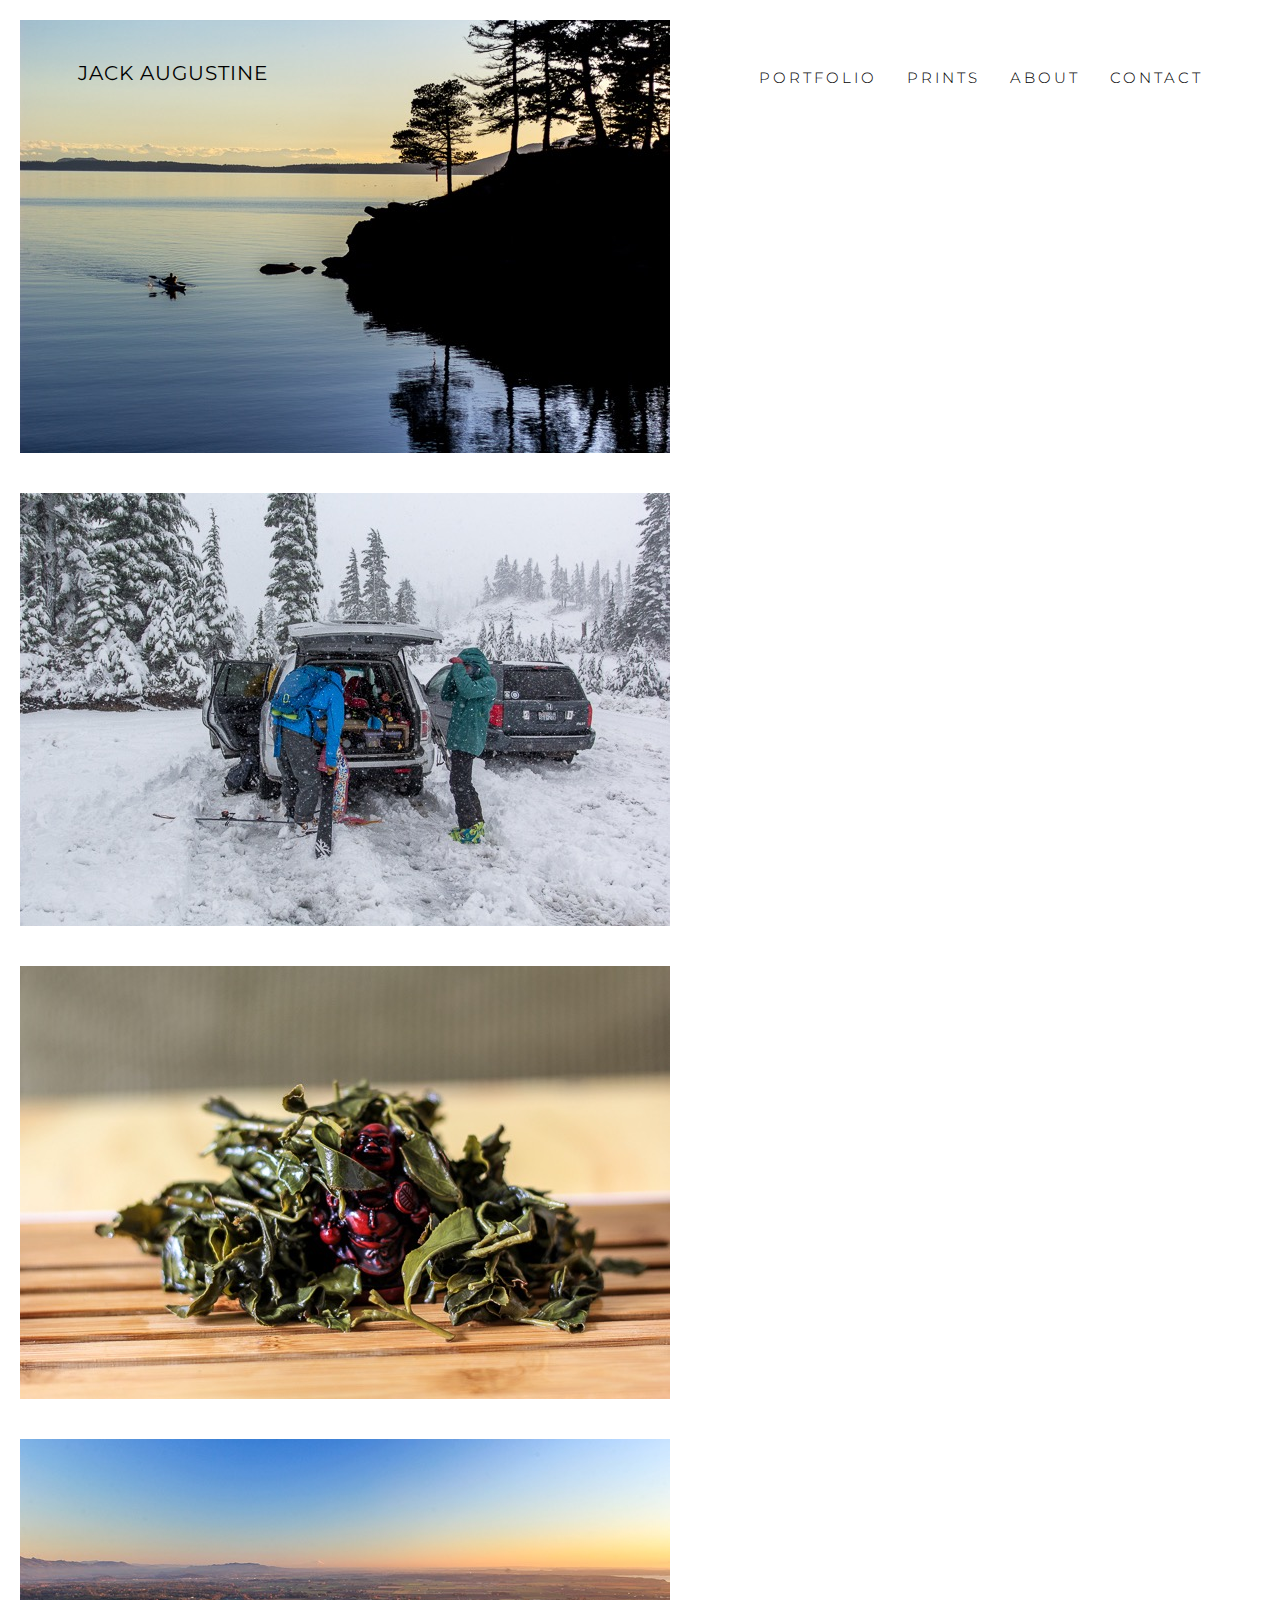
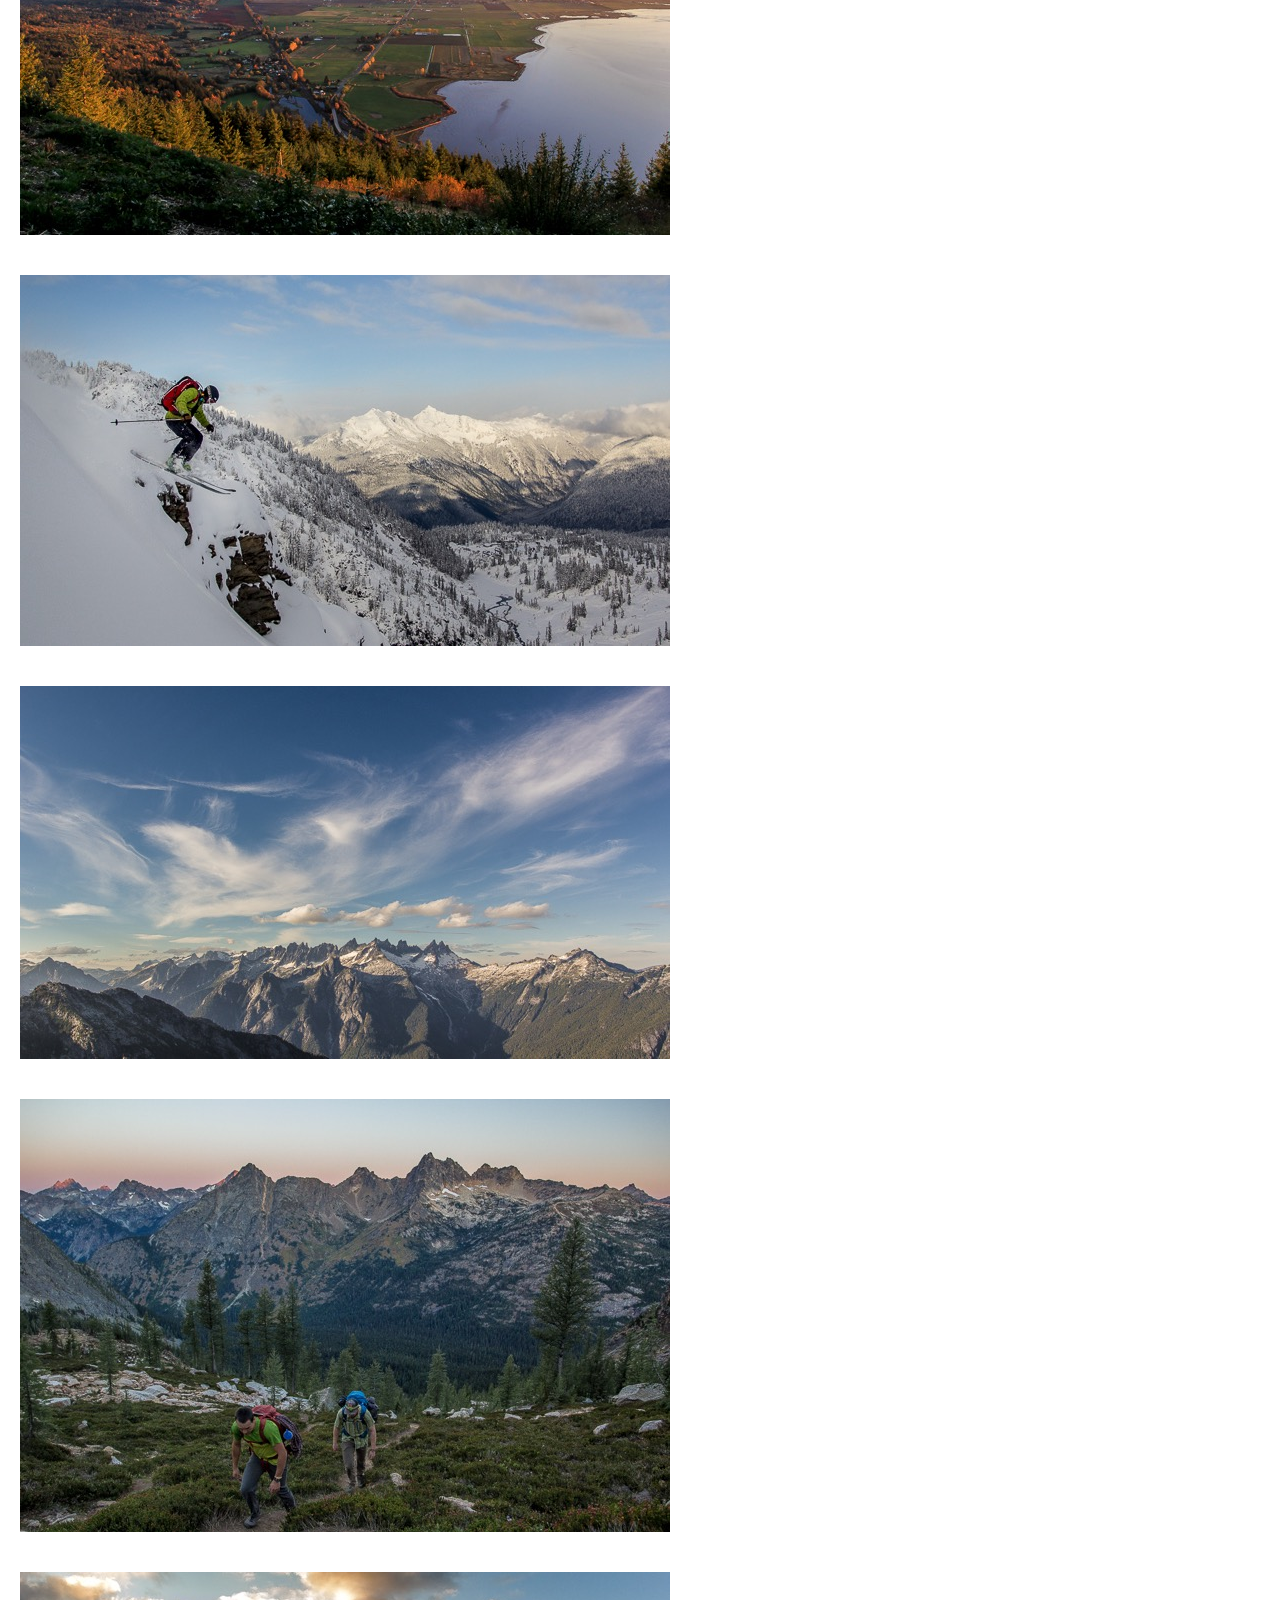
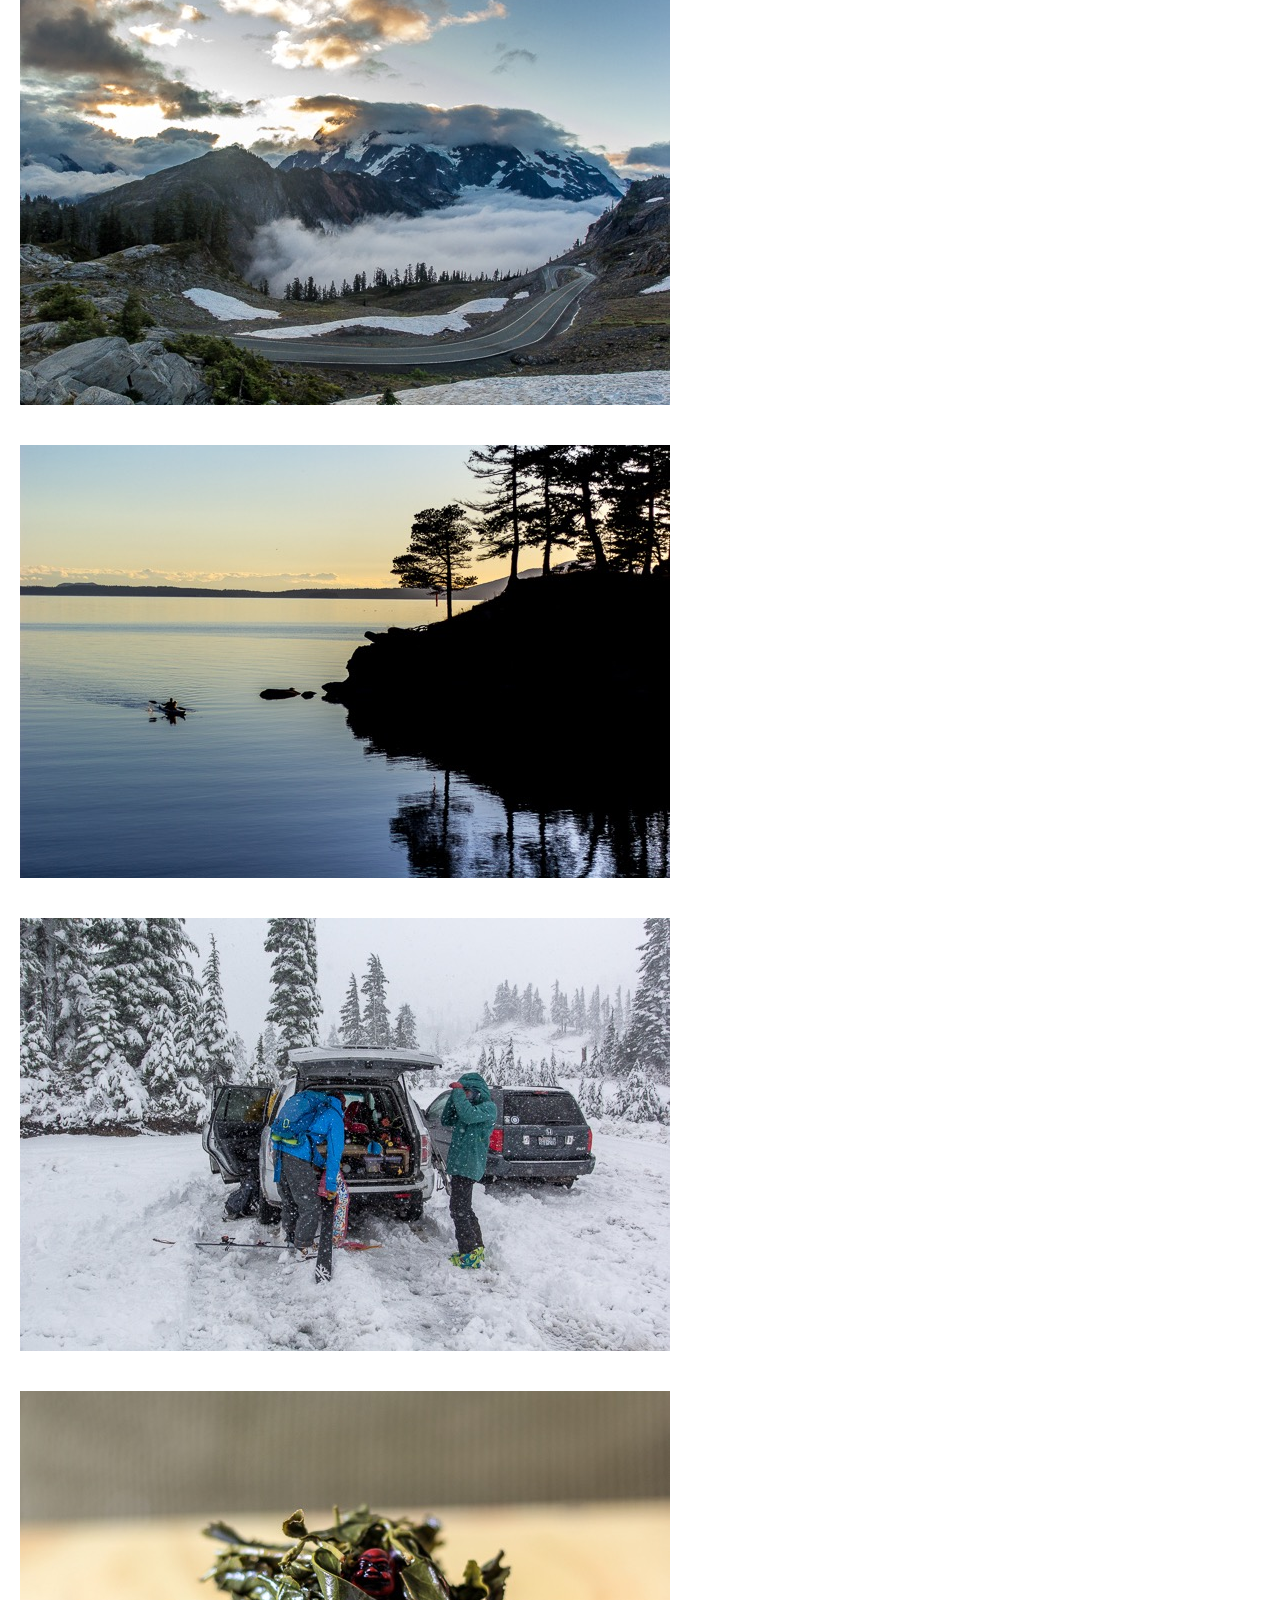
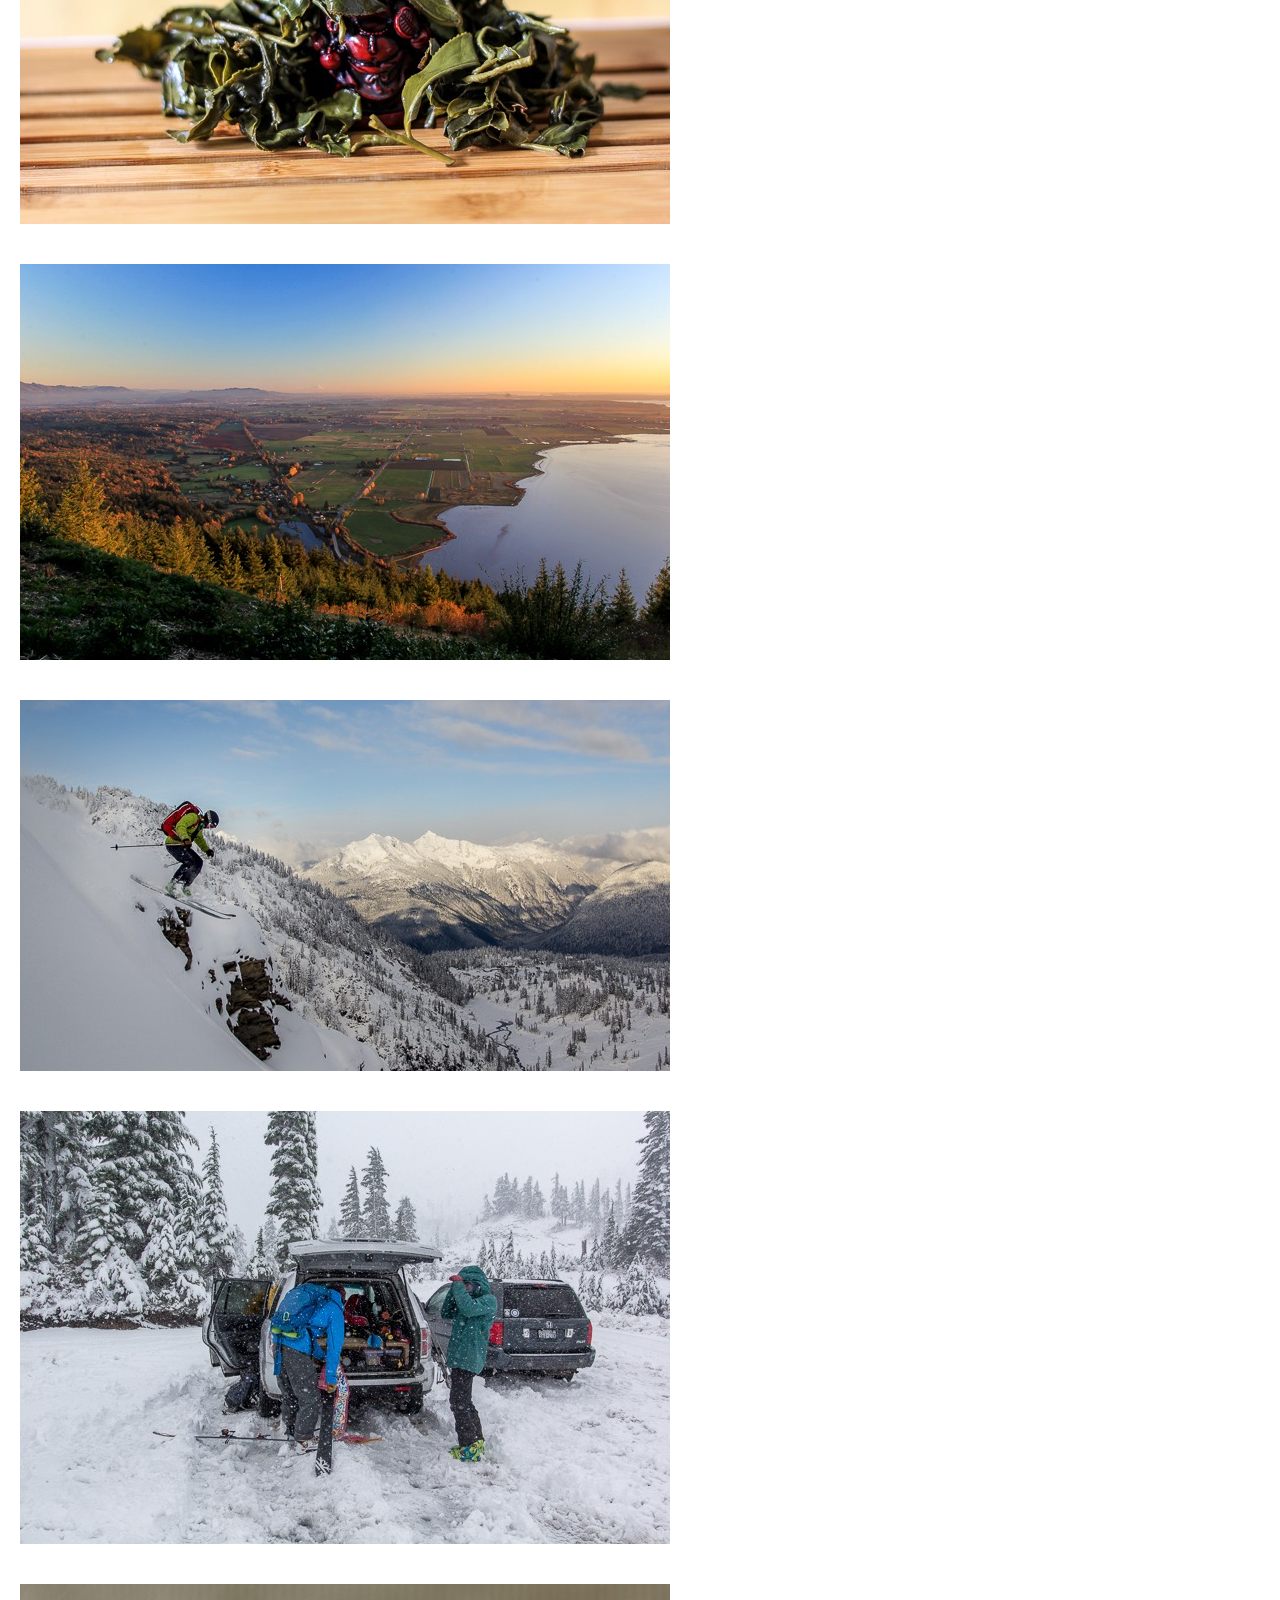
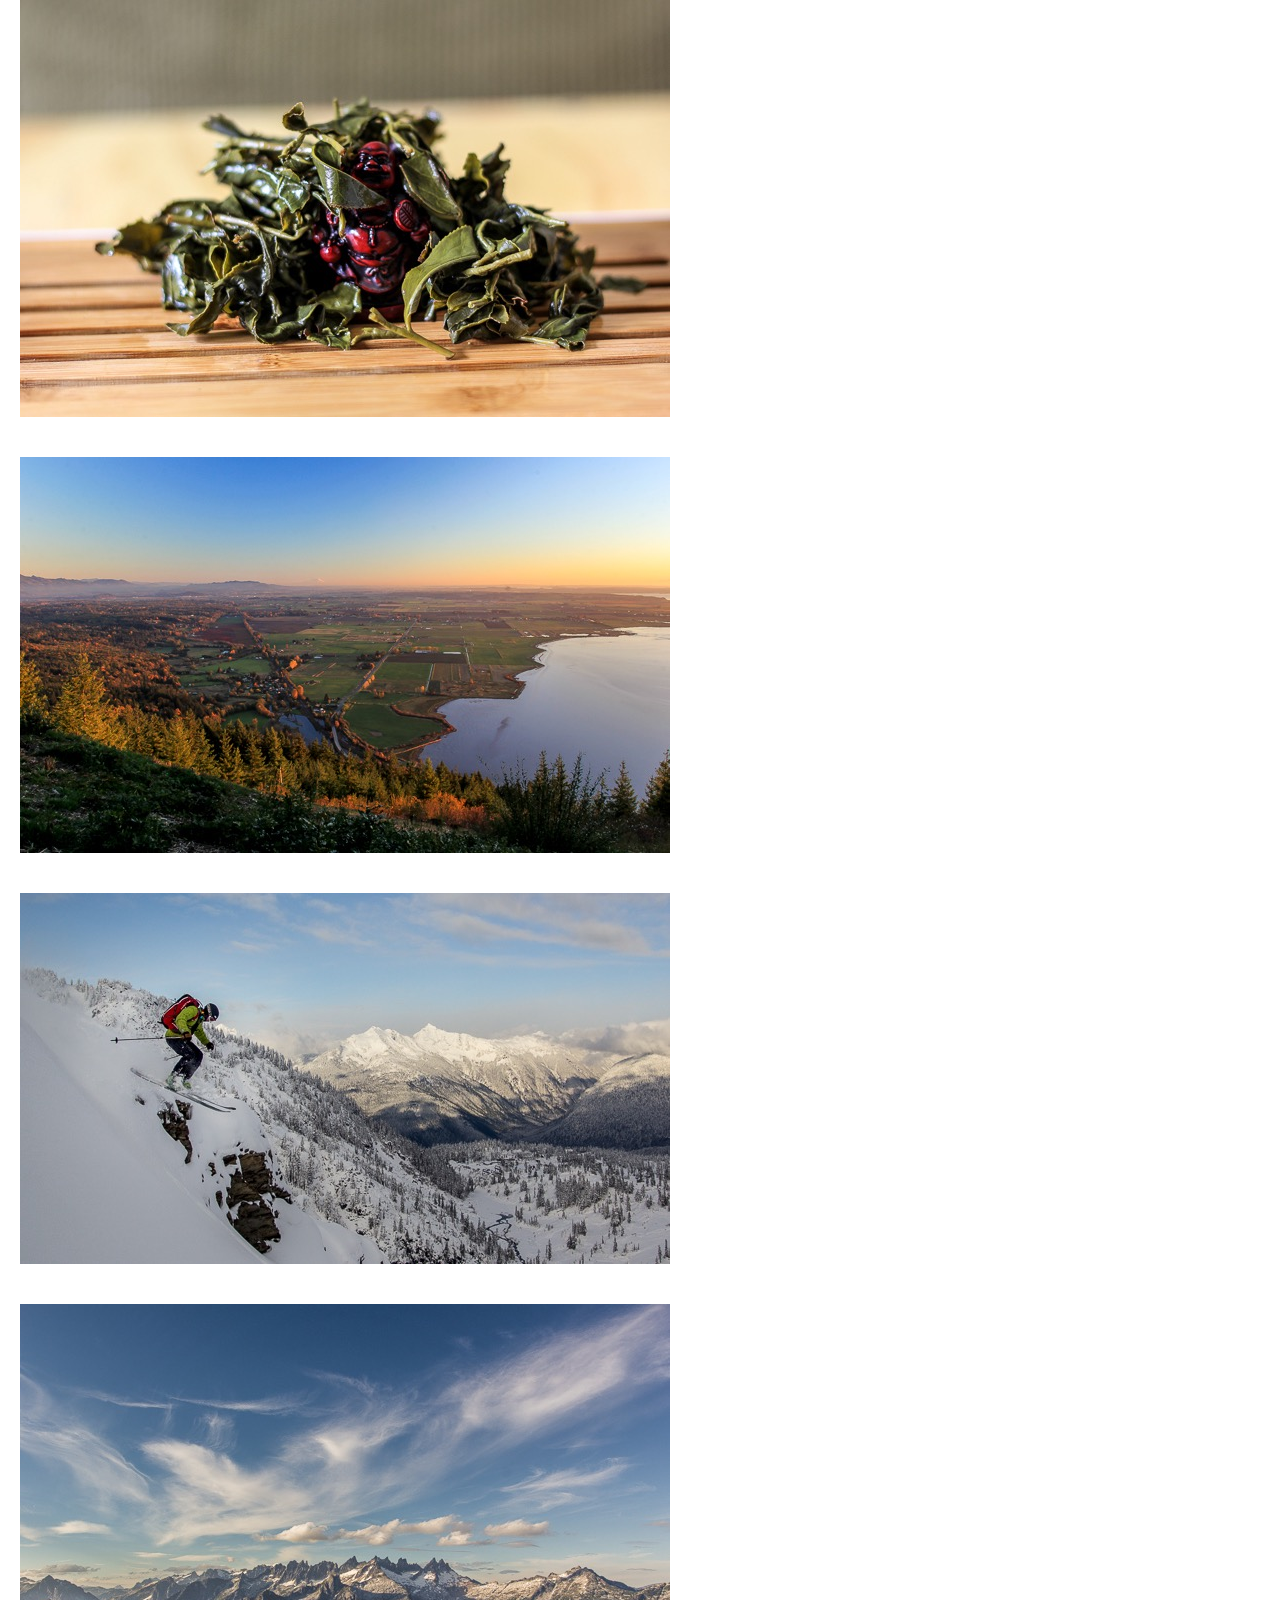
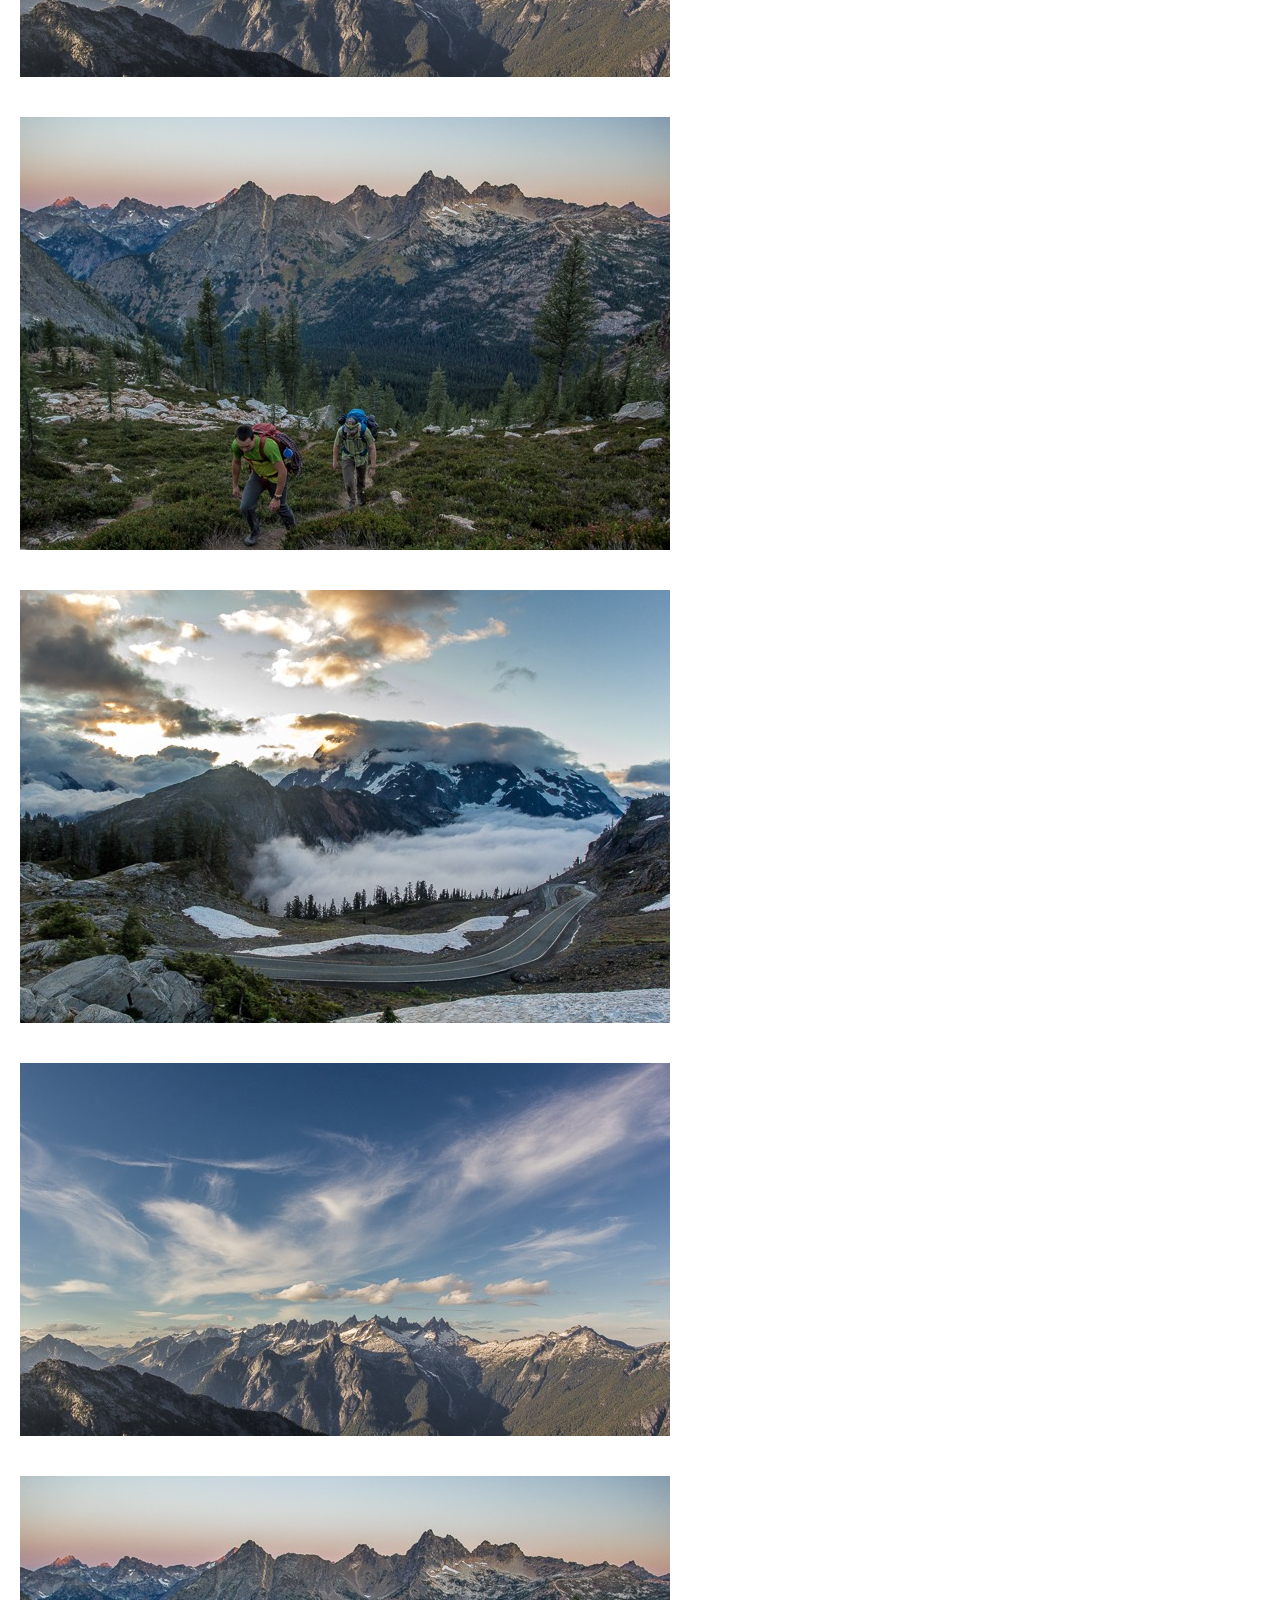
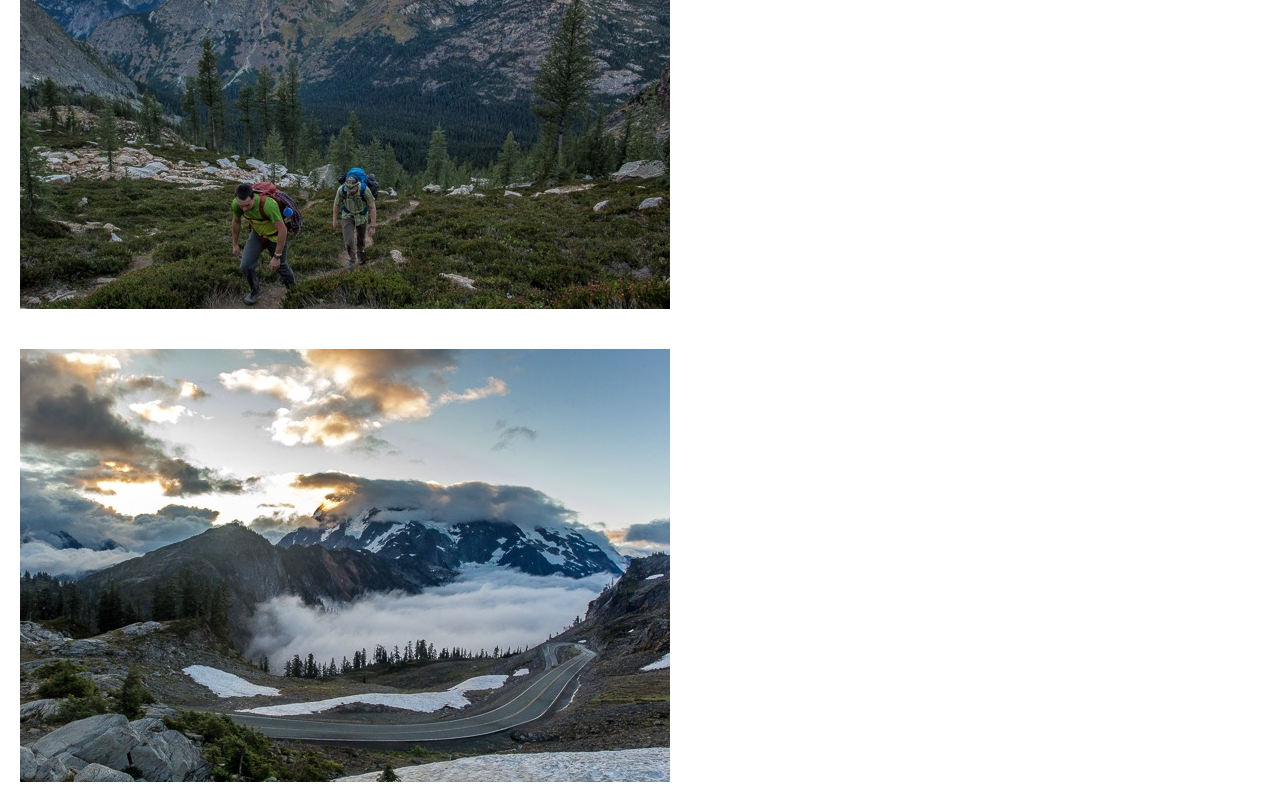
<file: portfolio.html>
<!DOCTYPE html>
<html lang="en">

<head>
  <meta charset="UTF-8">
  <meta name="viewport" content="width=device-width, initial-scale=1.0">
  <meta http-equiv="X-UA-Compatible" content="ie=edge">
  <link rel="stylesheet" href="css/style.css">
  <link href="https://fonts.googleapis.com/css?family=Montserrat:300,400,400i,600,700" rel="stylesheet">
  <title>Jack Augustine Photography</title>
</head>
<!--
  <div class="navbar">
    <a href="#home">Home</a>
    <a href="#news">News</a>
    <div class="dropdown">
      <button class="dropbtn">Dropdown 
        <i class="fa fa-caret-down"></i>
      </button>
      <div class="dropdown-content">
        <a href="#">Link 1</a>
        <a href="#">Link 2</a>
        <a href="#">Link 3</a>
      </div>
    </div> 
  </div>
-->
<body>
  <div class="wrapper">
    <header>
      <div class="container">
        <div class="headerport"><a href="index.html">Jack Augustine</a></div>
        <nav>
          <a href="contact.html">Contact</a>
          
          <a href="about.html">About</a>
          
          <a href="prints.html">Prints</a>
          
          <a href="portfolio.html">Portfolio</a>


          </div>
        </nav>
      </div>
    </header>

    <section class="hero"></section>
    <div class="clearfix"></div>


    <main>
        
        <div class="flex">
            <img src="/images/1.jpg" alt="">
            <img src="/images/2.jpg" alt="">
            <img src="/images/3.jpg" alt="">
            <img src="/images/4.jpg" alt="">
            <img src="/images/5.jpg" alt="">
            <img src="/images/6.jpg" alt="">
            <img src="/images/7.jpg" alt="">
            <img src="/images/8.jpg" alt="">
            <img src="/images/1.jpg" alt="">
            <img src="/images/2.jpg" alt="">
            <img src="/images/3.jpg" alt="">
            <img src="/images/4.jpg" alt="">
            <img src="/images/5.jpg" alt="">
            <img src="/images/2.jpg" alt="">
            <img src="/images/3.jpg" alt="">
            <img src="/images/4.jpg" alt="">
            <img src="/images/5.jpg" alt="">
            <img src="/images/6.jpg" alt="">
            <img src="/images/7.jpg" alt="">
            <img src="/images/8.jpg" alt="">
            <img src="/images/6.jpg" alt="">
            <img src="/images/7.jpg" alt="">
            <img src="/images/8.jpg" alt="">
        </div>

    </main>



  </div>
</body>

</html>
</file>
<file: css/style.css>
*{
    box-sizing: border-box;
}
#wrapper{
    color: white;
}
.container{
    width: 100%;
    padding-left: 15px;
    padding-right: 15px;
    margin-left: none;
    margin-right: none;
}
/* BEGIN HEADER */
body{
    background-color: white;
    margin: 0px;
    padding: 0px;
    font-family: 'Montserrat', sans-serif;
    margin: 0 auto;
}
header{
    position: absolute;
    top: 0px;
    left: 0px;
    width: 100%;
    z-index: 5;
    display: block;
    text-align: center;
    padding-top: 3%;
}
header>div .header1{
    float: left;
    padding-left: 5%;
}
.header1{
    padding: 20px;
    text-align: left;
    line-height: 30px;
}
.header1 a{
    text-decoration: none;
    text-transform: uppercase;
    letter-spacing: 0.05em;
    color: black;
    font-size: 20px;
    font-weight: 400;
}
nav{
    position: relative;
    padding-right: 5%;
    margin: none;
}
nav a{
    text-transform: uppercase;
    letter-spacing: 0.2em;
    font-weight: 300;
    color: black;
    padding: 30px 0px 20px 30px;
    float: right;
    text-decoration: none;
    font-size: 15px;
}
.heroimage{
    background-image: url(../images/heroimage.jpg);
    background-size: cover;
    height: 100vh;
}
/* 
-Transparency Gradient-
    -webkit-mask-image:-webkit-gradient(linear, left top, left bottom, from(rgba(0,0,0,1)), to(rgba(0,0,0,0)));
    mask-image: linear-gradient(to bottom, rgba(0,0,0,1), rgba(0,0,0,0));
*/
/* END HEADER */

/* BEGIN MAIN */
.row1{
    margin-left: auto;
    margin-right: auto;
    display: flex;
    position: relative;
}
.column{
    float: left;
    width: 33.3%;
    height: auto;
    text-align: center;
    opacity: 1;
    z-index: 5;
    display: inline-block;
    text-align: center;  
    position: relative;
}
.column p{
    color: black;
    padding: 0% 18% 20% 18%;
    text-align: center;
    font-size: 20px;
    font-weight: 700;
}
.column h2{
    text-align: center;
    color: black;
    text-transform: uppercase;
    font-size: 40px;
    letter-spacing: .2em;
    font-weight: 700;
    padding: 0;
    padding-top: 10%;
    padding-bottom: 10%;
}

.purpose{
    background-image: url(../images/2.jpg);
    background-size: cover;
    height: 500px;
    width: 100%;
    padding: none;
    float: left;
    display: block;
}

.product{
    background-image: url(../images/product.jpg);
    background-size: cover;
    height: 500px;
    width: 100%;
    padding: none;
    float: left;
    display: block;
}

.process{
    background-image: url(../images/process.jpg);
    background-size: cover;
    display: block;
    height: 500px;
    width: 100%;
    padding: none;
    float: left;
}

/* ROW 2 */
.row{
    width: 100%;
    margin-left: auto;
    margin-right: auto;
    height: 900px;
    width: 100%;
    display: inline;

}
.row h2:hover{
    text-transform: uppercase;
    letter-spacing: 0.05em;
    color: white;
    font-size: 70px;
    font-weight: 200;
    letter-spacing: .2em;
    opacity: .5;
    text-decoration: none;
}
.row h2{
    text-decoration: none;
    text-transform: uppercase;
    letter-spacing: 0.05em;
    color: white;
    font-size: 70px;
    font-weight: 200;
    letter-spacing: .2em;
    opacity: 1;
}
.row a{
    text-decoration: none;
}
.adventure{
    float: left;
    width: 100%;
    text-align: center;
    height: 800px;
    padding: none;
    background-size: cover;
    background-image: url(../images/9.jpg);
    mask-composite: url(../images/9.jpg)
}
.landscape{
    float: left;
    width: 100%;
    text-align: center;
    height: 800px;
    padding: none;
    background-image: url(../images/landscape.jpg);
    background-size: cover;
}
.lifestyle{
    float: left;
    width: 100%;
    text-align: center;
    height: 800px;
    padding: none;
    background-image: url(../images/lifestyle.jpg);
    background-size: cover;
}


/*PORT TEST*/

header>div .headerport{
    float: left;
    padding-left: 5%;
    padding-bottom: 20px;
}
.headerport{
    padding: 20px;
    text-align: left;
    line-height: 30px;
}
.headerport a{
    text-decoration: none;
    text-transform: uppercase;
    letter-spacing: 0.05em;
    color: black;
    font-size: 20px;
    font-weight: 400;
}
nav{
    position: relative;
    padding-right: 5%;
    margin: none;
}
.headerport nav a{
    text-transform: uppercase;
    letter-spacing: 0.2em;
    font-weight: 300;
    color: black;
    padding: 30px 0px 20px 30px;
    float: right;
    text-decoration: none;
    font-size: 15px;
}
.flex{
    position: relative;
    display: flex;
    text-align: center;  
    position: relative;
    flex-wrap: wrap;
    flex-direction: row;
    align-content: center;
    align-items: center;
    overflow: hidden;
}
img{
    order: 1 2 3 4 8 7 6 5;
    padding: 20px;
    align-content: center;
    flex-basis: length;
    height: auto;
    width: auto;
}
</file>
